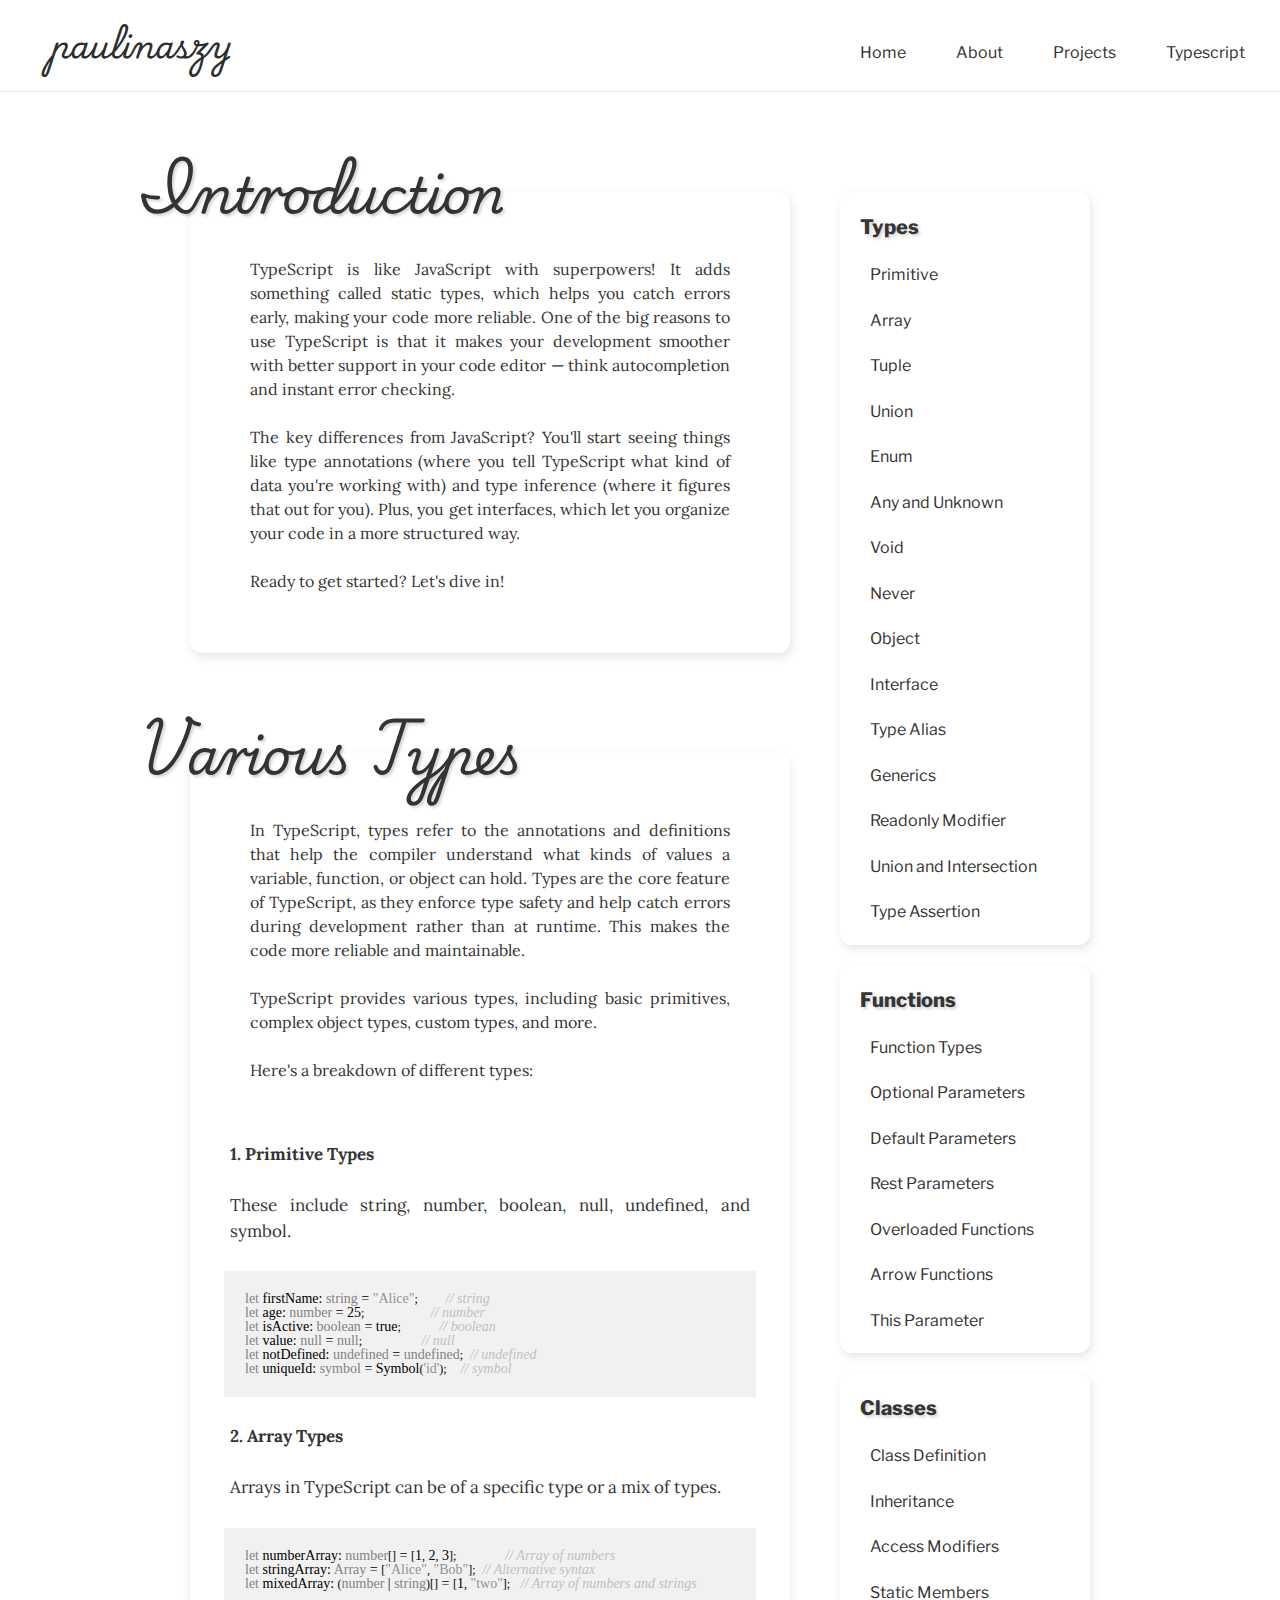
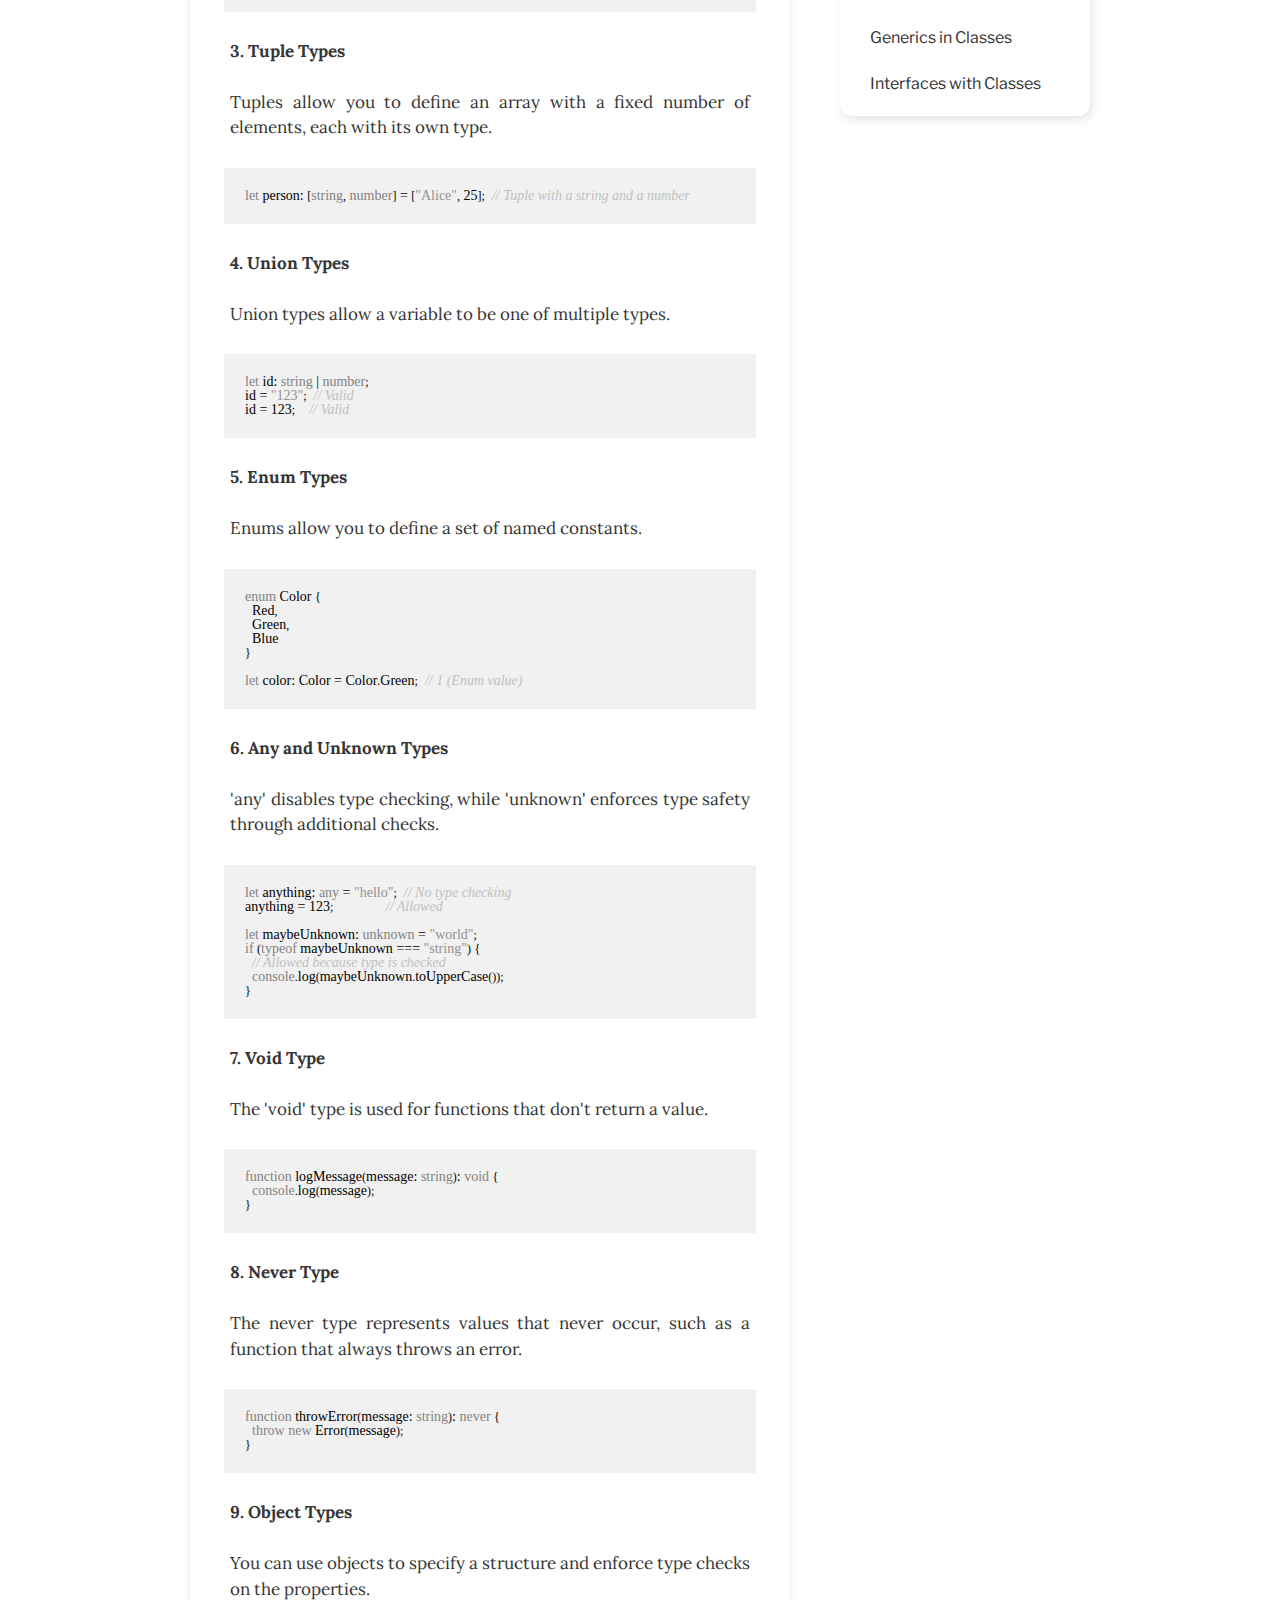
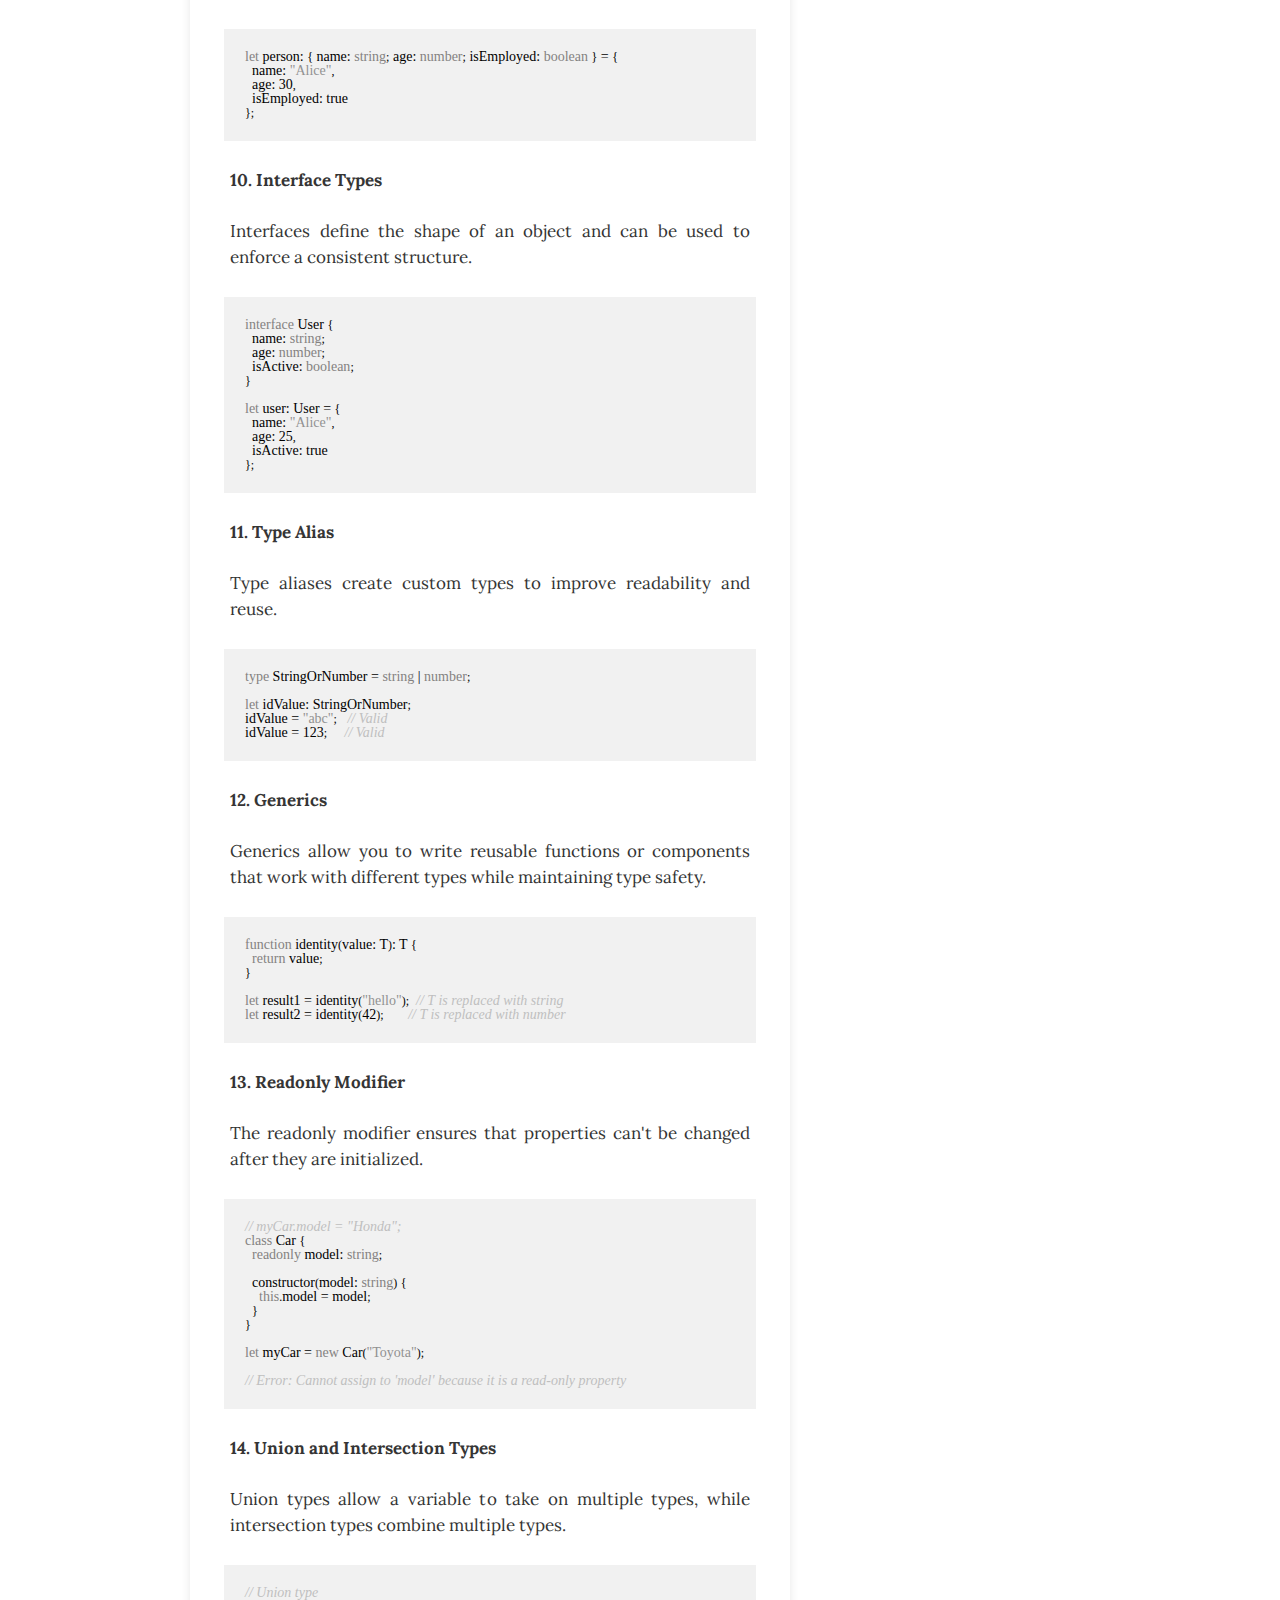
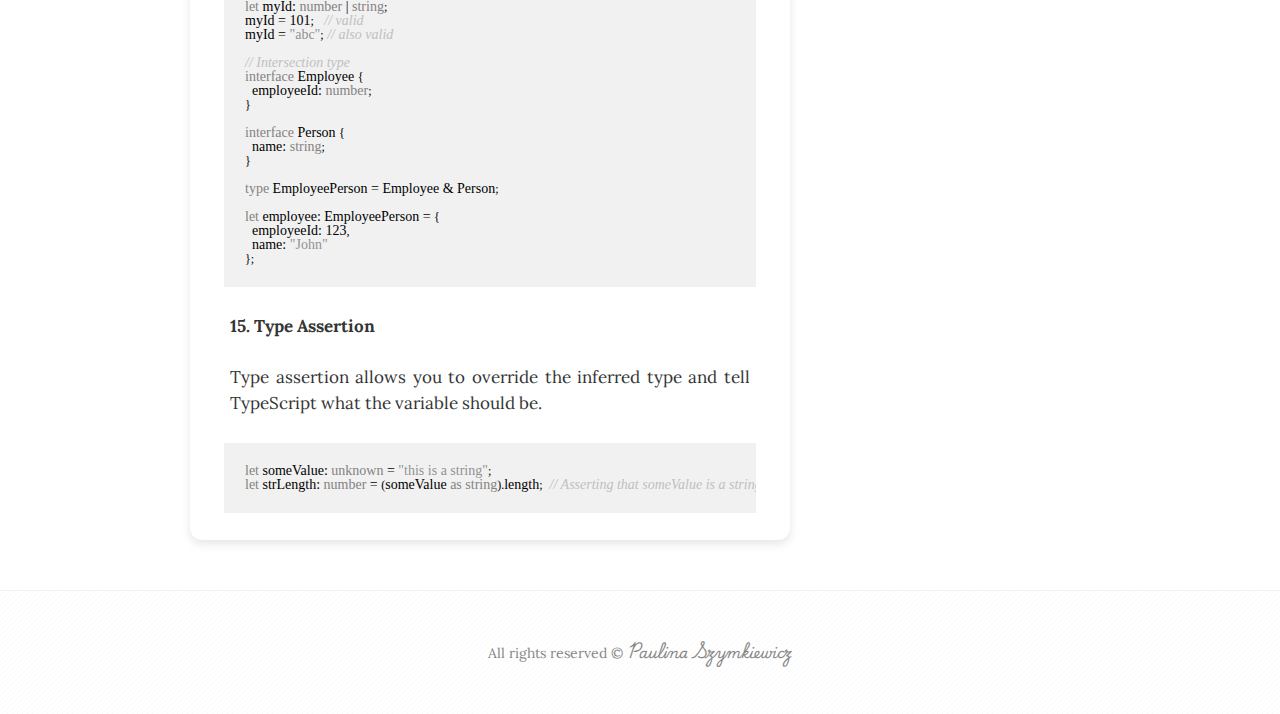
<file: index.html>
<!DOCTYPE html>
<html lang="en">
  <head>
    <meta charset="UTF-8" />
    <meta name="viewport" content="width=device-width, initial-scale=1.0" />
    <title>Typescript Tutorial for Beginners</title>
    <link rel="stylesheet" href="styles.css" />
    <link rel="stylesheet" href="prism.css" />
    <link rel="preconnect" href="https://fonts.googleapis.com" />
    <link rel="preconnect" href="https://fonts.gstatic.com" crossorigin />
    <link href="https://fonts.googleapis.com/css2?family=Libre+Franklin:ital,wght@0,100..900;1,100..900&family=Lora:ital,wght@0,400..700;1,400..700&family=Playwrite+CU:wght@100..400&display=swap" rel="stylesheet" />
  </head>

  <body>
    <div class="wrapper">
      <header>
        <h1 class="web-title"><a href="#">paulinaszy</a></h1>
        <nav class="nav-links">
          <ul>
            <li><a href="main.html">Home</a></li>
            <li><a href="about.html">About</a></li>
            <li><a href="projects.html">Projects</a></li>
            <li><a href="index.html">Typescript</a></li>
          </ul>
        </nav>
      </header>

      <div class="content-wrapper">
        <div class="main-column">
          <div class="top-content">
            <h1>Introduction</h1>
            <p>
              <span class="first-letter">T</span>ypeScript is like JavaScript with
              superpowers! It adds something called static types, which helps you
              catch errors early, making your code more reliable. One of the big
              reasons to use TypeScript is that it makes your development smoother
              with better support in your code editor — think autocompletion and
              instant error checking.<br><br>
              The key differences from JavaScript? You'll start seeing things like type annotations (where you tell TypeScript
              what kind of data you're working with) and type inference (where it
              figures that out for you). Plus, you get interfaces, which let you
              organize your code in a more structured way.<br /><br />
              Ready to get started? Let's dive in!
            </p>
          </div>

          <div class="main-content">
            <h2 class="content-title">Various Types</h2>
            <p>
              <span class="first-letter">I</span>n TypeScript, types refer to the annotations and definitions that help the compiler understand what kinds of values a variable, function, or object can hold. Types are the core feature of TypeScript, as they enforce type safety and help catch errors during development rather than at runtime. This makes the code more reliable and maintainable.<br><br>
              TypeScript provides various types, including basic primitives, complex object types, custom types, and more.<br><br>
              Here's a breakdown of different types:
            </p>

            <div class="featured">
              <span id="primitive-types" class="featured-text">1. Primitive Types</span><br /><br />
              These include string, number, boolean, null, undefined, and symbol.
            </div>

            <div class="code-block">
              <pre><code class="language-typescript">
                let firstName: string = "Alice";        // string
                let age: number = 25;                   // number
                let isActive: boolean = true;           // boolean
                let value: null = null;                 // null
                let notDefined: undefined = undefined;  // undefined
                let uniqueId: symbol = Symbol('id');    // symbol
              </code></pre>
            </div>

            <div class="featured">
              <span id="array-types" class="featured-text">2. Array Types</span><br /><br />
              Arrays in TypeScript can be of a specific type or a mix of types.
            </div>

            <div class="code-block">
              <pre><code class="language-typescript">
                let numberArray: number[] = [1, 2, 3];              // Array of numbers
                let stringArray: Array<string> = ["Alice", "Bob"];  // Alternative syntax
                let mixedArray: (number | string)[] = [1, "two"];   // Array of numbers and strings
              </code></pre>
            </div>

            <div class="featured">
              <span id="tuple-types" class="featured-text">3. Tuple Types</span><br /><br />
              Tuples allow you to define an array with a fixed number of elements, each with its own type.
            </div>

            <div class="code-block">
              <pre><code class="language-typescript">
                let person: [string, number] = ["Alice", 25];  // Tuple with a string and a number
              </code></pre>
            </div>

            <div class="featured">
              <span id="union-types" class="featured-text">4. Union Types</span><br /><br />
              Union types allow a variable to be one of multiple types.
            </div>

            <div class="code-block">
              <pre><code class="language-typescript">
                let id: string | number;
                id = "123";  // Valid
                id = 123;    // Valid
              </code></pre>
            </div>

            <div class="featured">
              <span id="enum-types" class="featured-text">5. Enum Types</span><br /><br />
              Enums allow you to define a set of named constants.
            </div>

            <div class="code-block">
              <pre><code class="language-typescript">
                enum Color {
                  Red,
                  Green,
                  Blue
                }

                let color: Color = Color.Green;  // 1 (Enum value)
              </code></pre>
            </div>

            <div class="featured">
              <span id="any-and-unknown-types" class="featured-text">6. Any and Unknown Types</span><br /><br />
              'any' disables type checking, while 'unknown' enforces type safety through additional checks.
            </div>

            <div class="code-block">
              <pre><code class="language-typescript">
                let anything: any = "hello";  // No type checking
                anything = 123;               // Allowed

                let maybeUnknown: unknown = "world";
                if (typeof maybeUnknown === "string") {
                  // Allowed because type is checked
                  console.log(maybeUnknown.toUpperCase());
                }
              </code></pre>
            </div>

            <div class="featured">
              <span id="void-type" class="featured-text">7. Void Type</span><br /><br />
              The 'void' type is used for functions that don't return a value.
            </div>

            <div class="code-block">
              <pre><code class="language-typescript">
                function logMessage(message: string): void {
                  console.log(message);
                }
              </code></pre>
            </div>

            <div class="featured">
              <span id="never-type" class="featured-text">8. Never Type</span><br /><br />
              The never type represents values that never occur, such as a function that always throws an error.
            </div>

            <div class="code-block">
              <pre><code class="language-typescript">
                function throwError(message: string): never {
                  throw new Error(message);
                }
              </code></pre>
            </div>

            <div class="featured">
              <span id="object-types" class="featured-text">9. Object Types</span><br /><br />
              You can use objects to specify a structure and enforce type checks on the properties.
            </div>

            <div class="code-block">
              <pre><code class="language-typescript">
                let person: { name: string; age: number; isEmployed: boolean } = {
                  name: "Alice",
                  age: 30,
                  isEmployed: true
                };
              </code></pre>
            </div>

            <div class="featured">
              <span id="interface-types" class="featured-text">10. Interface Types</span><br /><br />
              Interfaces define the shape of an object and can be used to enforce a consistent structure.
            </div>

            <div class="code-block">
              <pre><code class="language-typescript">
                interface User {
                  name: string;
                  age: number;
                  isActive: boolean;
                }

                let user: User = {
                  name: "Alice",
                  age: 25,
                  isActive: true
                };
              </code></pre>
            </div>

            <div class="featured">
              <span id="type-alias" class="featured-text">11. Type Alias</span><br /><br />
              Type aliases create custom types to improve readability and reuse.
            </div>

            <div class="code-block">
              <pre><code class="language-typescript">
                type StringOrNumber = string | number;

                let idValue: StringOrNumber;
                idValue = "abc";   // Valid
                idValue = 123;     // Valid
              </code></pre>
            </div>

            <div class="featured">
              <span id="generics" class="featured-text">12. Generics</span><br /><br />
              Generics allow you to write reusable functions or components that work with different types while maintaining type safety.
            </div>

            <div class="code-block">
              <pre><code class="language-typescript">
                function identity<T>(value: T): T {
                  return value;
                }

                let result1 = identity<string>("hello");  // T is replaced with string
                let result2 = identity<number>(42);       // T is replaced with number
              </code></pre>
            </div>

            <div class="featured">
              <span id="readonly-modifier" class="featured-text">13. Readonly Modifier</span><br /><br />
              The readonly modifier ensures that properties can't be changed after they are initialized.
            </div>

            <div class="code-block">
              <pre><code class="language-typescript">
                // myCar.model = "Honda"; 
                class Car {
                  readonly model: string;

                  constructor(model: string) {
                    this.model = model;
                  }
                }

                let myCar = new Car("Toyota");

                // Error: Cannot assign to 'model' because it is a read-only property
              </code></pre>
            </div>

            <div class="featured">
              <span id="union-and-intersection-types" class="featured-text">14. Union and Intersection Types</span><br /><br />
              Union types allow a variable to take on multiple types, while intersection types combine multiple types.
            </div>

            <div class="code-block">
              <pre><code class="language-typescript">
                // Union type
                let myId: number | string;
                myId = 101;   // valid
                myId = "abc"; // also valid

                // Intersection type
                interface Employee {
                  employeeId: number;
                }

                interface Person {
                  name: string;
                }

                type EmployeePerson = Employee & Person;

                let employee: EmployeePerson = {
                  employeeId: 123,
                  name: "John"
                };
              </code></pre>
            </div>

            <div class="featured">
              <span id="type-assertion" class="featured-text">15. Type Assertion</span><br /><br />
              Type assertion allows you to override the inferred type and tell TypeScript what the variable should be.
            </div>

            <div class="code-block">
              <pre><code class="language-typescript">
                let someValue: unknown = "this is a string";
                let strLength: number = (someValue as string).length;  // Asserting that someValue is a string
              </code></pre>
            </div>
          </div>
        </div>

        <div class="nav-column">
          <nav class="type-nav">
            <h2>Types</h2>
            <ul>
              <li><a href="#primitive-types">Primitive</a></li>
              <li><a href="#array-types">Array </a></li>
              <li><a href="#tuple-types">Tuple </a></li>
              <li><a href="#union-types">Union </a></li>
              <li><a href="#enum-types">Enum </a></li>
              <li><a href="#any-and-unknown-types">Any and Unknown</a></li>
              <li><a href="#void-type">Void </a></li>
              <li><a href="#never-type">Never </a></li>
              <li><a href="#object-types">Object</a></li>
              <li><a href="#interface-types">Interface</a></li>
              <li><a href="#type-alias">Type Alias</a></li>
              <li><a href="#generics">Generics</a></li>
              <li><a href="#readonly-modifier">Readonly Modifier</a></li>
              <li><a href="#union-and-intersection-types">Union and Intersection</a></li>
              <li><a href="#type-assertion">Type Assertion</a></li>
            </ul>
          </nav>

          <nav class="function-nav">
            <h2>Functions</h2>
            <ul>
              <li><a href="#function-types">Function Types</a></li>
              <li><a href="#optional-parameters">Optional Parameters</a></li>
              <li><a href="#default-parameters">Default Parameters</a></li>
              <li><a href="#rest-parameters">Rest Parameters</a></li>
              <li><a href="#overloaded-functions">Overloaded Functions</a></li>
              <li><a href="#arrow-functions">Arrow Functions</a></li>
              <li><a href="#this-parameter">This Parameter</a></li>
            </ul>
          </nav>

          <nav class="class-nav">
            <h2>Classes</h2>
            <ul>
              <li><a href="#class-definition">Class Definition</a></li>
              <li><a href="#inheritance">Inheritance</a></li>
              <li><a href="#access-modifiers">Access Modifiers</a></li>
              <li><a href="#static-members">Static Members</a></li>
              <li><a href="#generics-in-classes">Generics in Classes</a></li>
              <li><a href="#interfaces-with-classes">Interfaces with Classes</a></li>
            </ul>
          </nav>
        </div>
      </div>

      <footer class="bottom">
        <p>All rights reserved &copy; <span>Paulina Szymkiewicz</span></p>
      </footer>
    </div>
    
    <button id="backToTopBtn" aria-label="Back to top">↑</button>

    <script>
      const backToTopBtn = document.getElementById('backToTopBtn');
    
      window.addEventListener('scroll', () => {
        backToTopBtn.classList.toggle('show', window.pageYOffset > 300);
      });
    
      backToTopBtn.addEventListener('click', (e) => {
        e.preventDefault();
        window.scrollTo({top: 0, behavior: 'smooth'});
      });
    </script>

    <script src="prism.js"></script>
  </body>
</html>
</file>
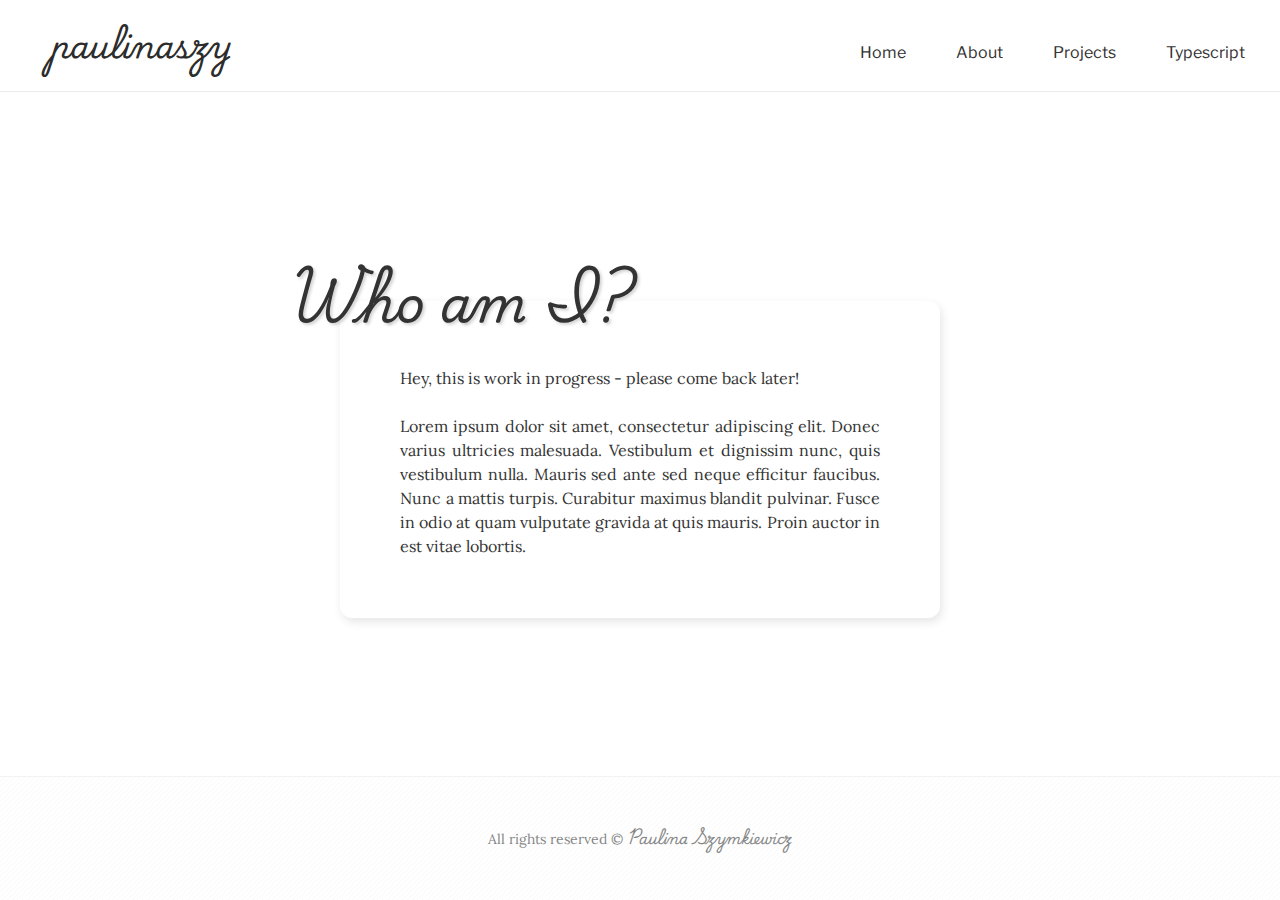
<file: about.html>
<!DOCTYPE html>
<html lang="en">
  <head>
    <meta charset="UTF-8" />
    <meta name="viewport" content="width=device-width, initial-scale=1.0" />
    <title>About</title>
    <link rel="stylesheet" href="styles.css" />
    <link rel="preconnect" href="https://fonts.googleapis.com" />
    <link rel="preconnect" href="https://fonts.gstatic.com" crossorigin />
    <link
      href="https://fonts.googleapis.com/css2?family=Libre+Franklin:ital,wght@0,100..900;1,100..900&family=Lora:ital,wght@0,400..700;1,400..700&display=swap"
      rel="stylesheet"
    />
    <link
      href="https://fonts.googleapis.com/css2?family=Playwrite+CU:wght@100..400&display=swap"
      rel="stylesheet"
    />
  </head>

  <body>
    <div class="wrapper">
      <header>
        <h1 class="web-title">
          <a href="#">paulinaszy</a>
        </h1>

        <nav class="nav-links">
          <ul>
            <li><a href="index.html">Home</a></li>
            <li><a href="about.html">About</a></li>
            <li><a href="projects.html">Projects</a></li>
            <li><a href="typescript.html">Typescript</a></li>
          </ul>
        </nav>
      </header>

      <main class="middle" style="width: 600px">
        <section class="top-content">
          <h1>Who am I?</h1>
          <p>
            Hey, this is work in progress - please come back later! <br /><br />
            Lorem ipsum dolor sit amet, consectetur adipiscing elit. Donec
            varius ultricies malesuada. Vestibulum et dignissim nunc, quis
            vestibulum nulla. Mauris sed ante sed neque efficitur faucibus. Nunc
            a mattis turpis. Curabitur maximus blandit pulvinar. Fusce in odio
            at quam vulputate gravida at quis mauris. Proin auctor in est vitae
            lobortis.
          </p>
        </section>
      </main>

      <footer class="bottom">
        <p>All rights reserved &copy; <span>Paulina Szymkiewicz</span></p>
      </footer>
    </div>
  </body>
</html>
</file>
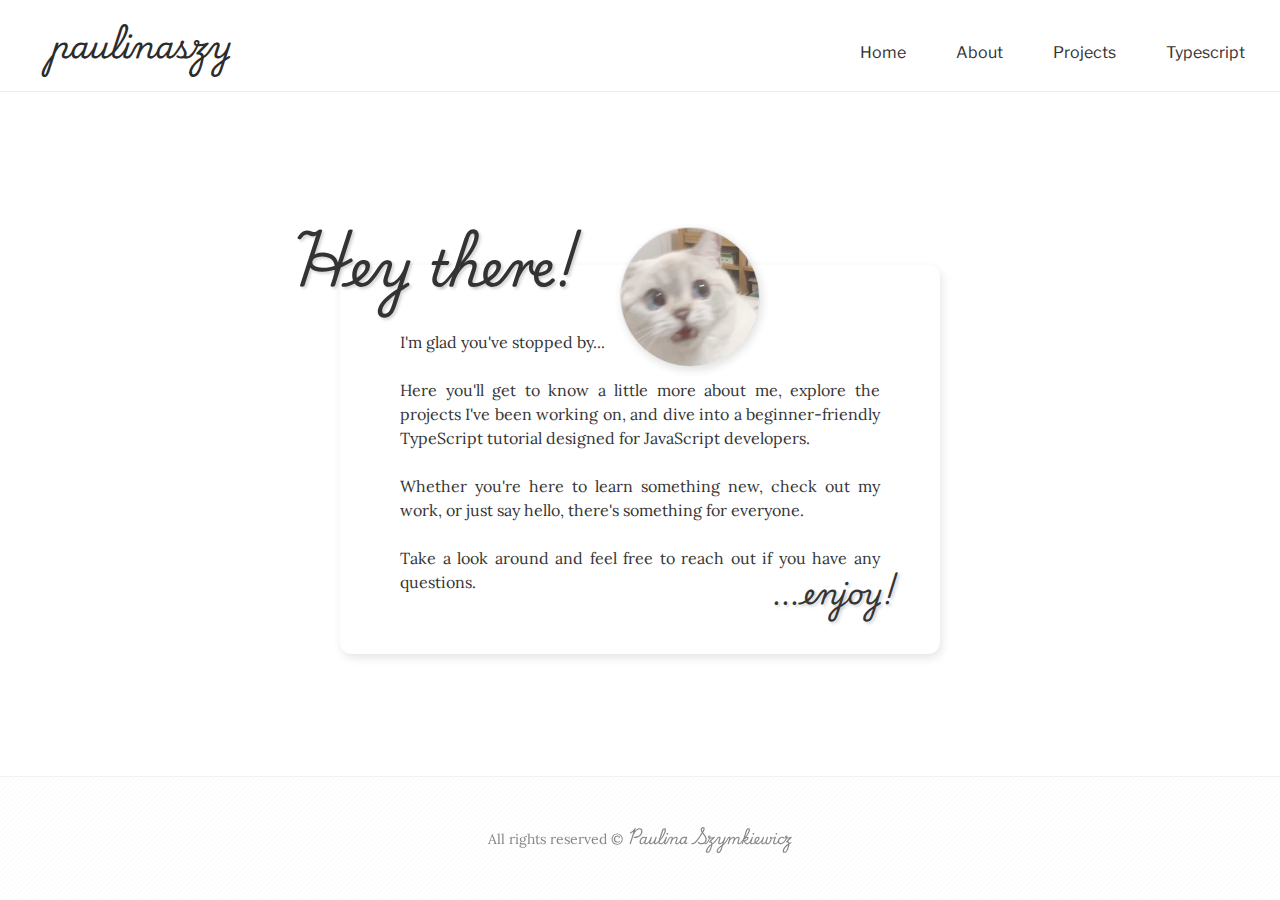
<file: main.html>
<!DOCTYPE html>
<html lang="en">
  <head>
    <meta charset="UTF-8" />
    <meta name="viewport" content="width=device-width, initial-scale=1.0" />
    <title>Welcome</title>
    <link rel="stylesheet" href="styles.css" />
    <link rel="preconnect" href="https://fonts.googleapis.com" />
    <link rel="preconnect" href="https://fonts.gstatic.com" crossorigin />
    <link
      href="https://fonts.googleapis.com/css2?family=Libre+Franklin:ital,wght@0,100..900;1,100..900&family=Lora:ital,wght@0,400..700;1,400..700&display=swap"
      rel="stylesheet"
    />
    <link
      href="https://fonts.googleapis.com/css2?family=Playwrite+CU:wght@100..400&display=swap"
      rel="stylesheet"
    />
  </head>

  <body>
    <div class="wrapper">
      <header>
        <h1 class="web-title">
          <a href="#">paulinaszy</a>
        </h1>

        <nav class="nav-links">
          <ul>
            <li><a href="index.html">Home</a></li>
            <li><a href="about.html">About</a></li>
            <li><a href="projects.html">Projects</a></li>
            <li><a href="typescript.html">Typescript</a></li>
          </ul>
        </nav>
      </header>

      <main class="middle">
        <section class="top-content">
          <h1>Hey there!</h1>
          <img src="img\avatar.png" alt="Surprised Cat" class="avatar" />
          <p>
            I'm glad you've stopped by...<br /><br />
            Here you'll get to know a little more about me, explore the projects
            I've been working on, and dive into a beginner-friendly TypeScript
            tutorial designed for JavaScript developers.<br /><br />
            Whether you're here to learn something new, check out my work, or
            just say hello, there's something for everyone.<br /><br />
            Take a look around and feel free to reach out if you have any
            questions.
            <span class="enjoy">...enjoy!</span>
          </p>
        </section>
      </main>

      <footer class="bottom">
        <p>All rights reserved &copy; <span>Paulina Szymkiewicz</span></p>
      </footer>
    </div>
  </body>
</html>
</file>
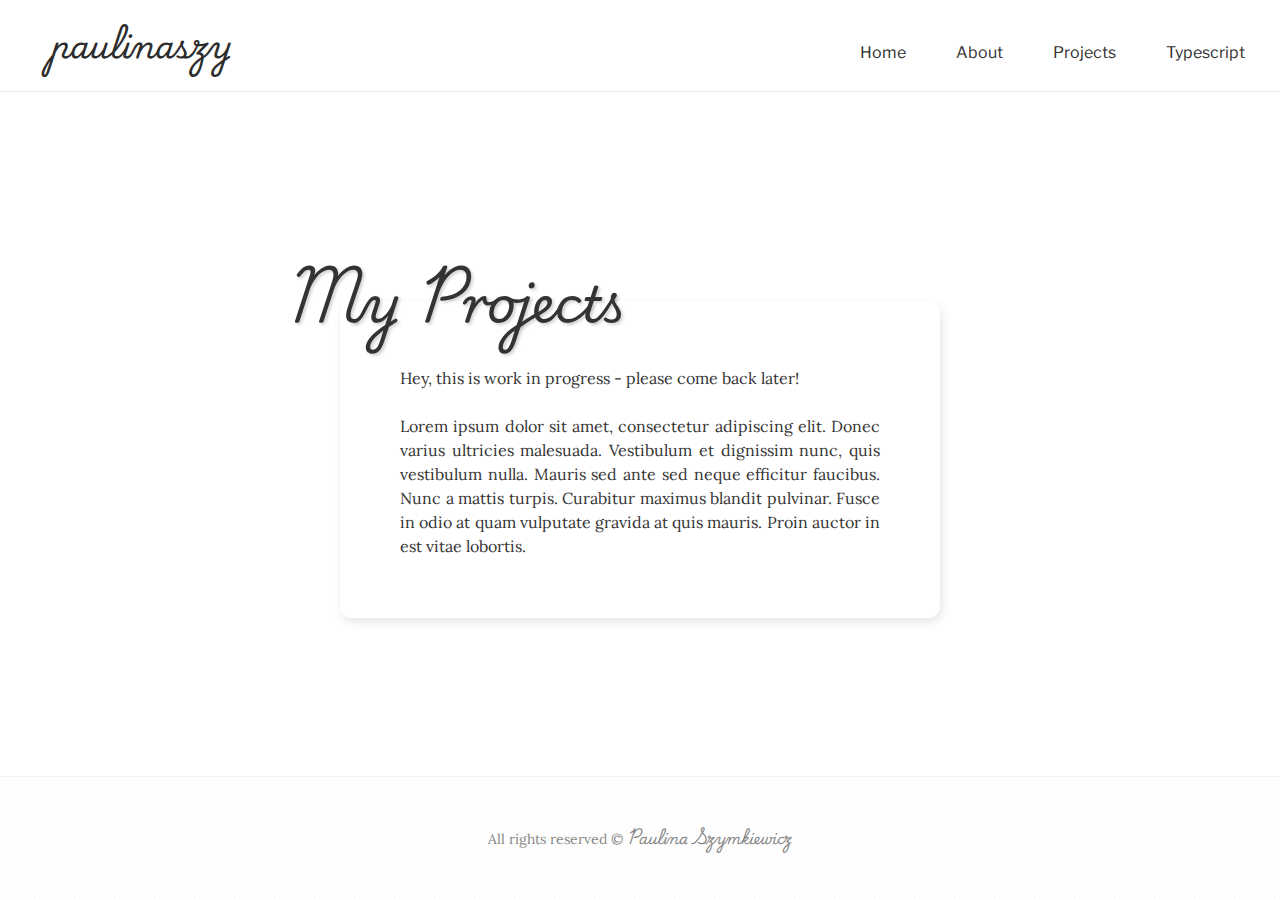
<file: projects.html>
<!DOCTYPE html>
<html lang="en">
  <head>
    <meta charset="UTF-8" />
    <meta name="viewport" content="width=device-width, initial-scale=1.0" />
    <title>Projects</title>
    <link rel="stylesheet" href="styles.css" />
    <link rel="preconnect" href="https://fonts.googleapis.com" />
    <link rel="preconnect" href="https://fonts.gstatic.com" crossorigin />
    <link
      href="https://fonts.googleapis.com/css2?family=Libre+Franklin:ital,wght@0,100..900;1,100..900&family=Lora:ital,wght@0,400..700;1,400..700&display=swap"
      rel="stylesheet"
    />
    <link
      href="https://fonts.googleapis.com/css2?family=Playwrite+CU:wght@100..400&display=swap"
      rel="stylesheet"
    />
  </head>

  <body>
    <div class="wrapper">
      <header>
        <h1 class="web-title">
          <a href="#">paulinaszy</a>
        </h1>

        <nav class="nav-links">
          <ul>
            <li><a href="index.html">Home</a></li>
            <li><a href="about.html">About</a></li>
            <li><a href="projects.html">Projects</a></li>
            <li><a href="typescript.html">Typescript</a></li>
          </ul>
        </nav>
      </header>

      <main class="middle" style="width: 600px">
        <section class="top-content">
          <h1>My Projects</h1>
          <p>
            Hey, this is work in progress - please come back later! <br /><br />
            Lorem ipsum dolor sit amet, consectetur adipiscing elit. Donec
            varius ultricies malesuada. Vestibulum et dignissim nunc, quis
            vestibulum nulla. Mauris sed ante sed neque efficitur faucibus. Nunc
            a mattis turpis. Curabitur maximus blandit pulvinar. Fusce in odio
            at quam vulputate gravida at quis mauris. Proin auctor in est vitae
            lobortis.
          </p>
        </section>
      </main>

      <footer class="bottom">
        <p>All rights reserved &copy; <span>Paulina Szymkiewicz</span></p>
      </footer>
    </div>
  </body>
</html>
</file>
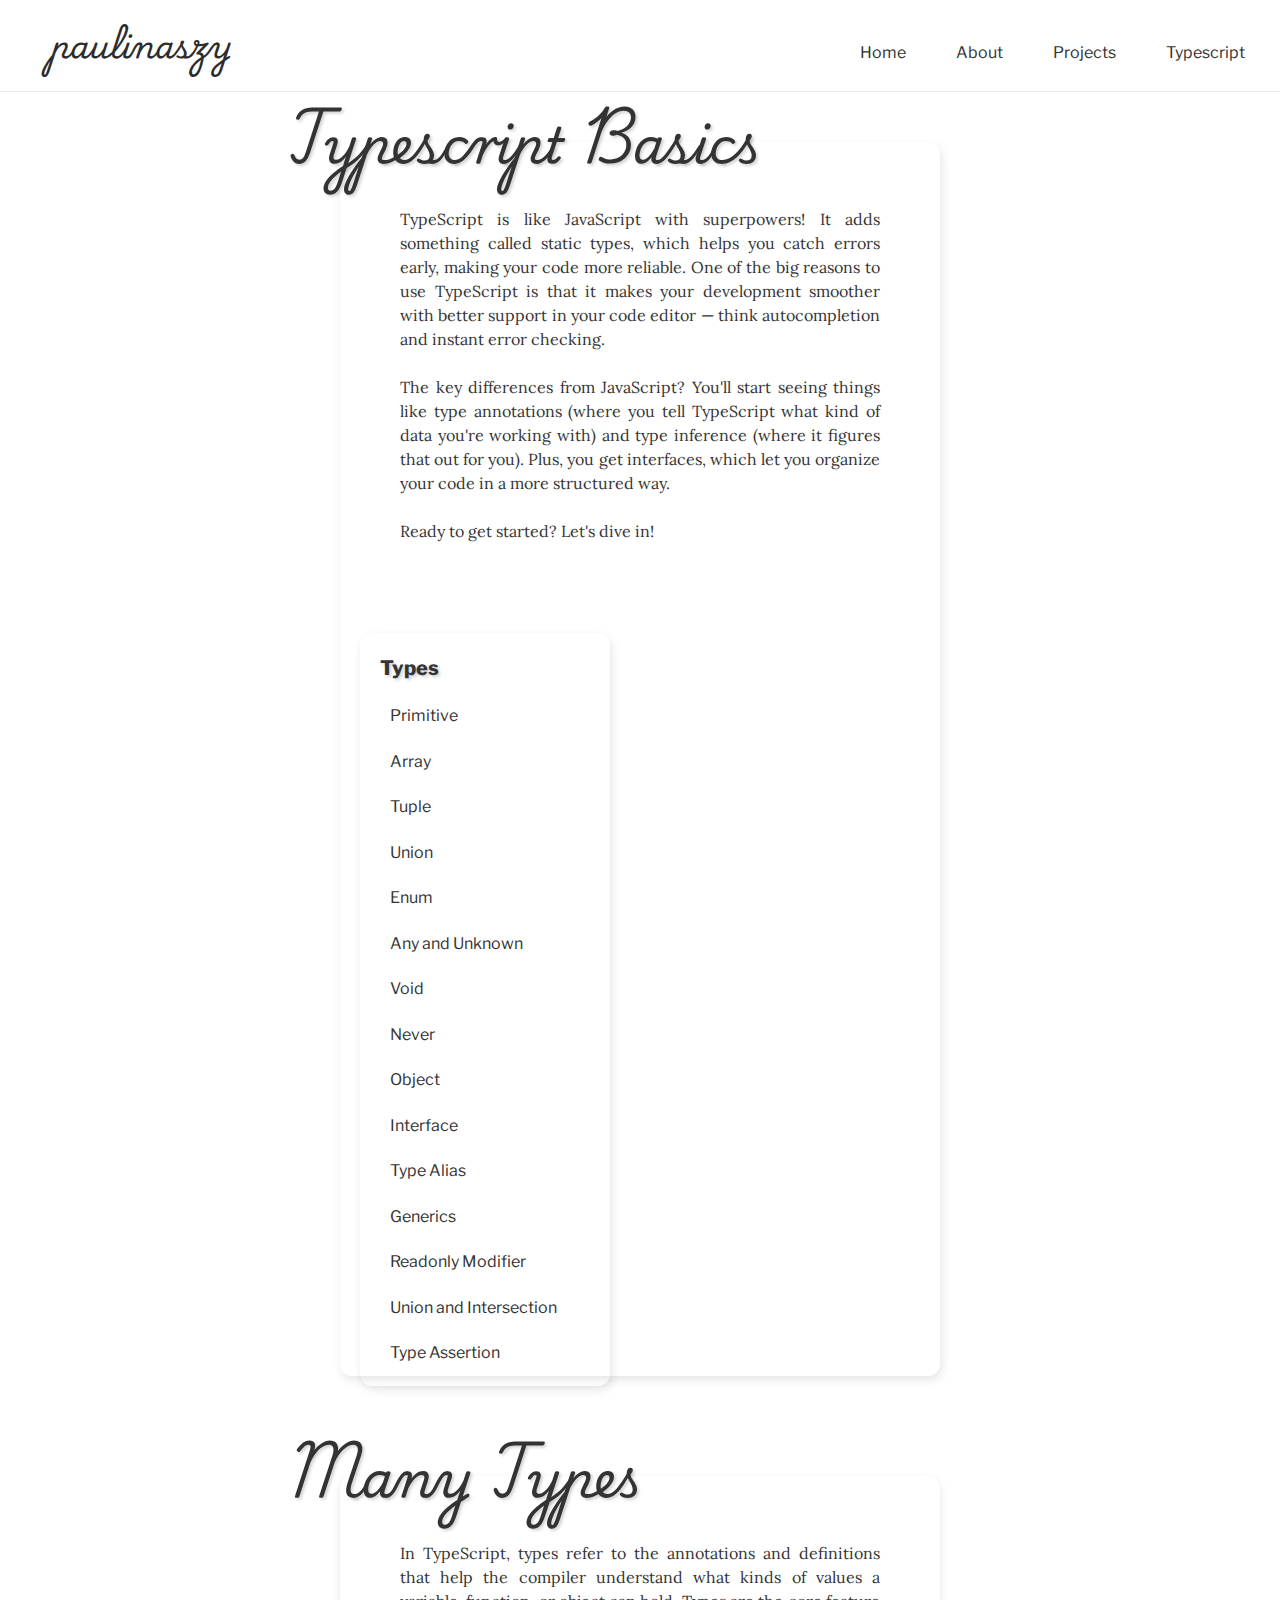
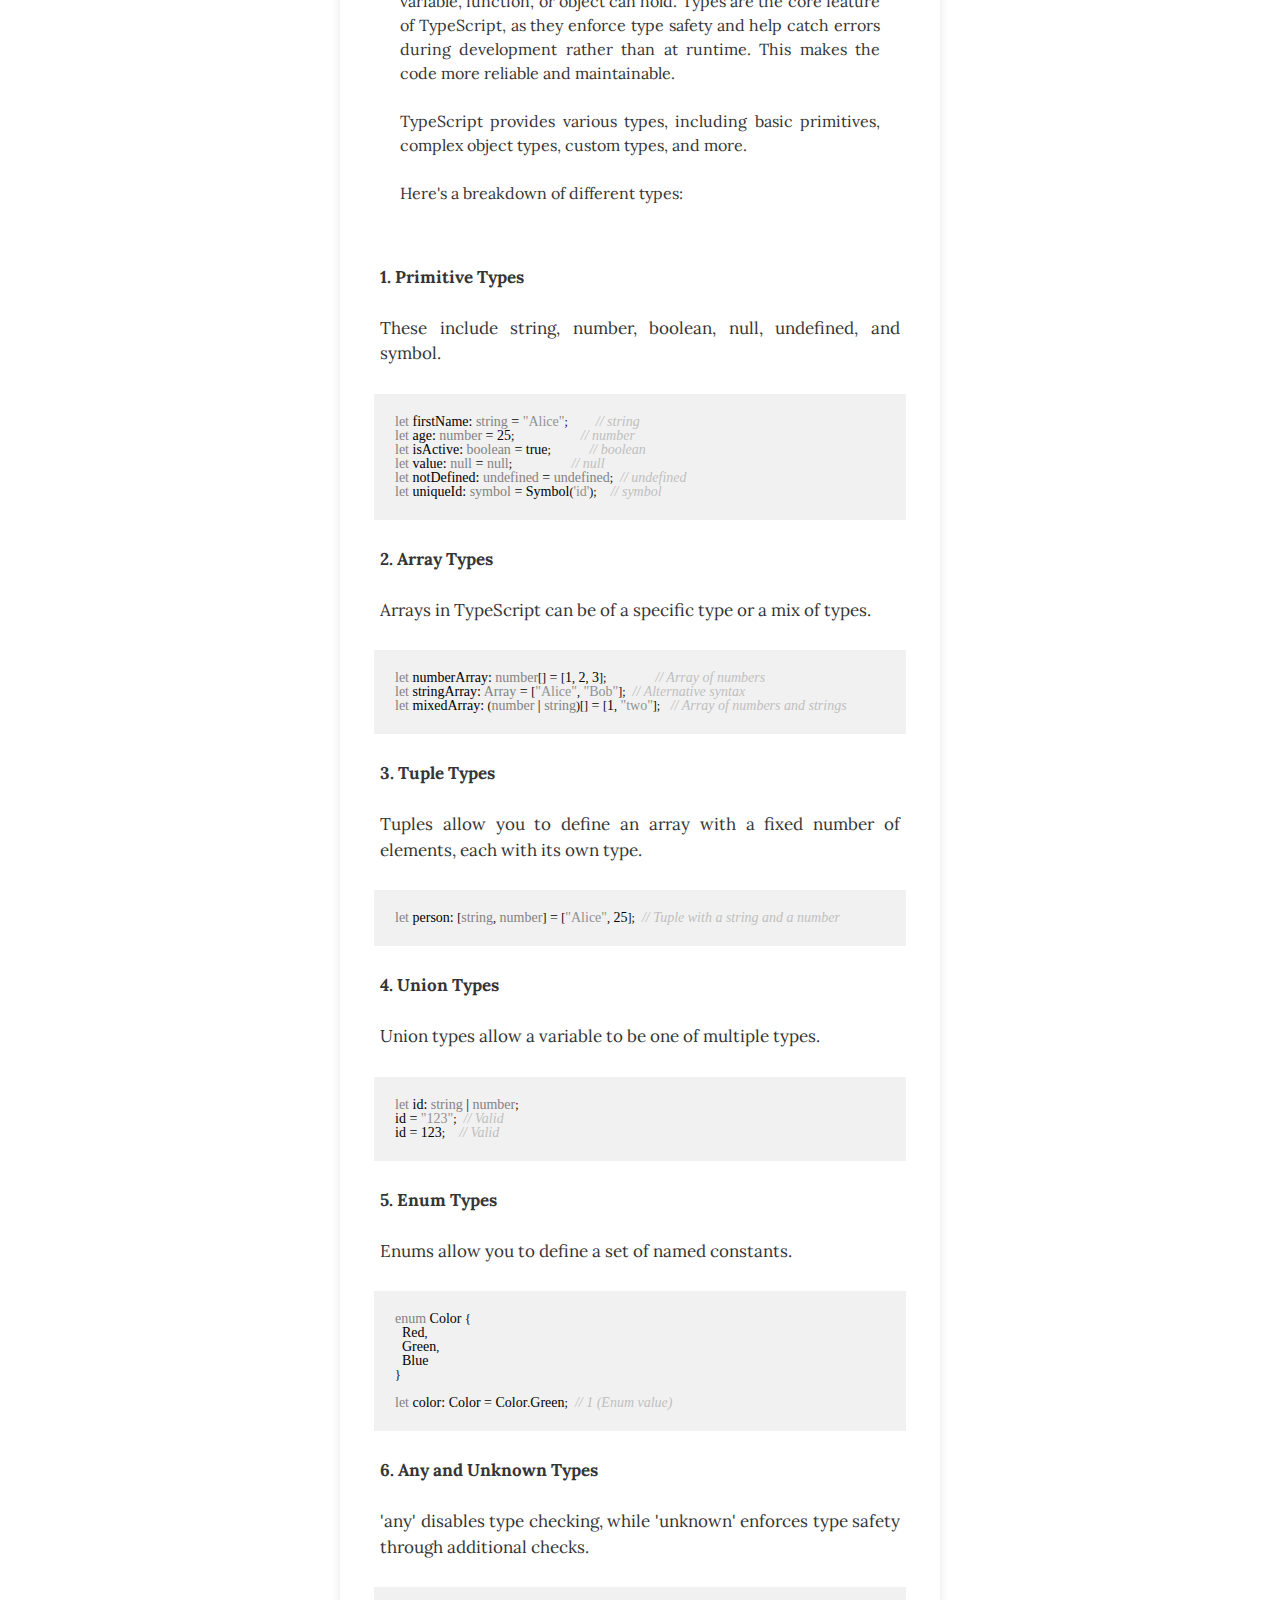
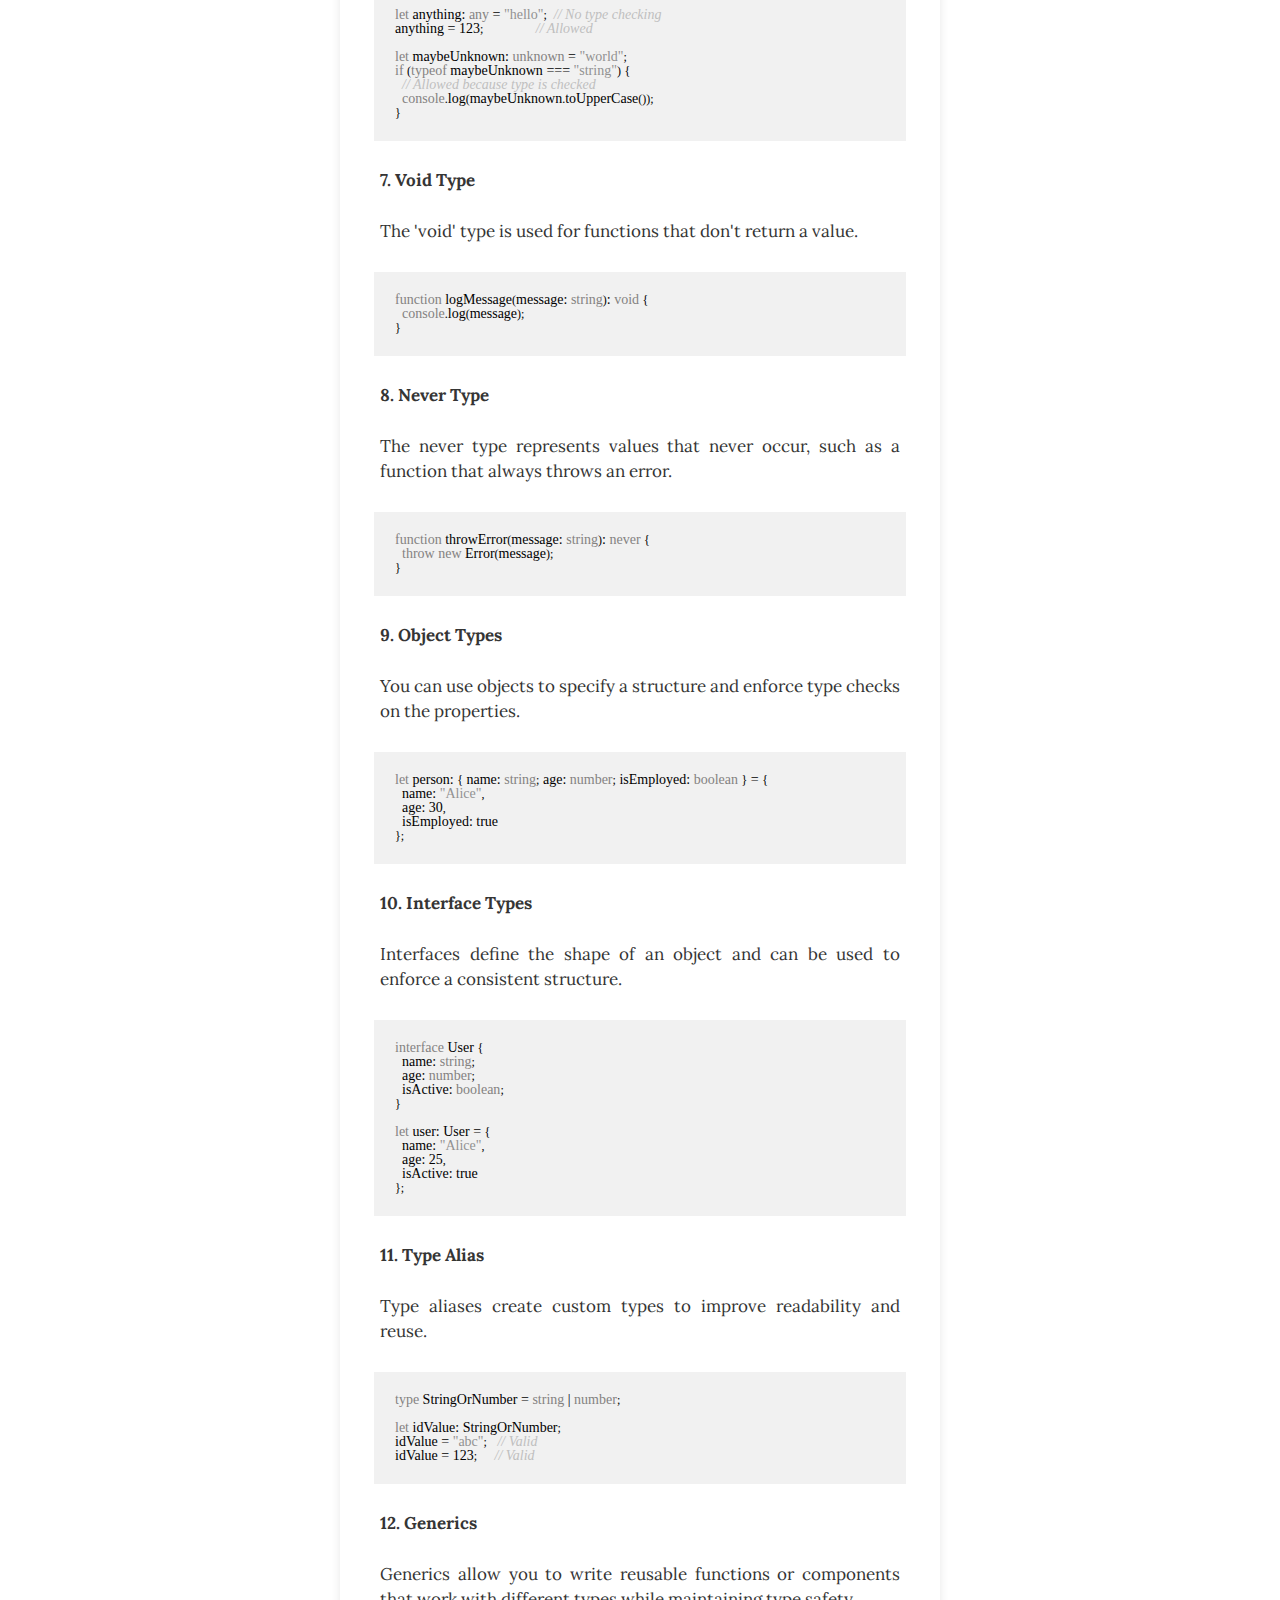
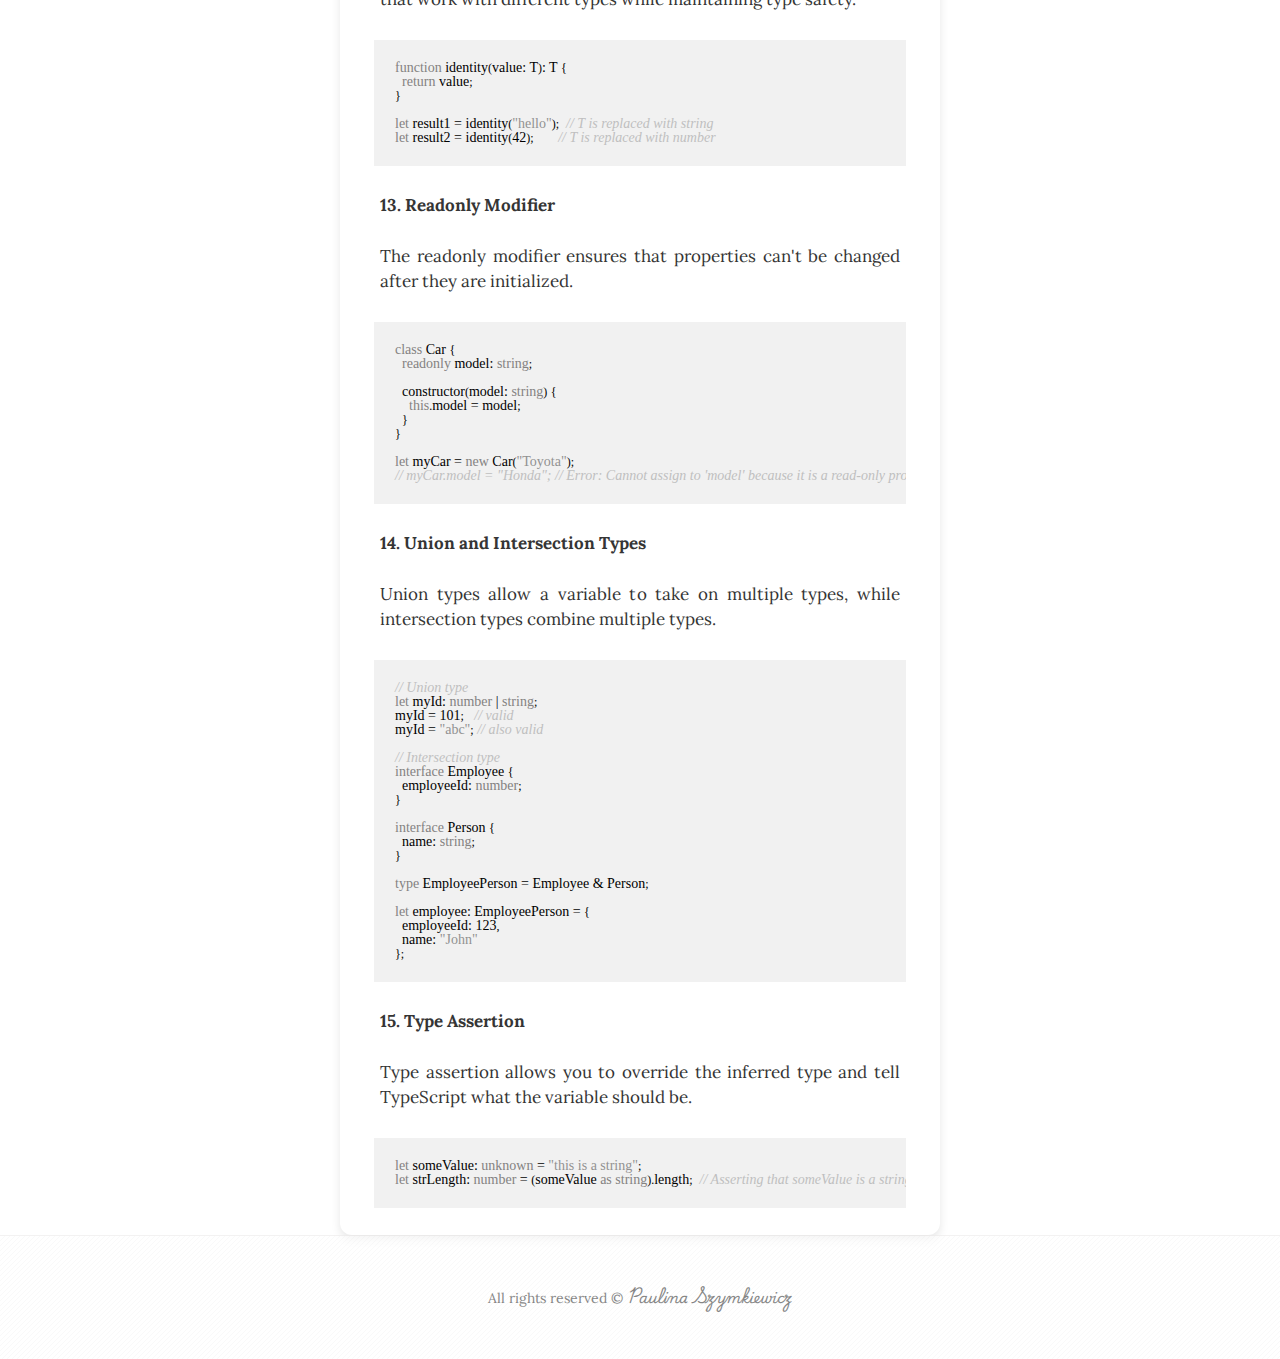
<file: typescript.html>
<!DOCTYPE html>
<html lang="en">
  <head>
    <meta charset="UTF-8" />
    <meta name="viewport" content="width=device-width, initial-scale=1.0" />
    <title>Typescript Tutorial for Beginners</title>
    <link rel="stylesheet" href="styles.css" />
    <link rel="stylesheet" href="prism.css" />
    <link rel="preconnect" href="https://fonts.googleapis.com" />
    <link rel="preconnect" href="https://fonts.gstatic.com" crossorigin />
    <link
      href="https://fonts.googleapis.com/css2?family=Libre+Franklin:ital,wght@0,100..900;1,100..900&family=Lora:ital,wght@0,400..700;1,400..700&display=swap"
      rel="stylesheet"
    />
    <link
      href="https://fonts.googleapis.com/css2?family=Playwrite+CU:wght@100..400&display=swap"
      rel="stylesheet"
    />

  </head>

  <body>
    <div class="wrapper">
      <header>
        <h1 class="web-title">
          <a href="#">paulinaszy</a>
        </h1>

        <nav class="nav-links">
          <ul>
            <li><a href="index.html">Home</a></li>
            <li><a href="about.html">About</a></li>
            <li><a href="projects.html">Projects</a></li>
            <li><a href="typescript.html">Typescript</a></li>
          </ul>
        </nav>

      </header>

      <main class="middle">
        <section class="top-content">
          <h1>Typescript Basics</h1>
          <p>
            <span class="first-letter">T</span>ypeScript is like JavaScript with
            superpowers! It adds something called static types, which helps you
            catch errors early, making your code more reliable. One of the big
            reasons to use TypeScript is that it makes your development smoother
            with better support in your code editor — think autocompletion and
            instant error checking.<br><br>
            The key differences from JavaScript? You'll start seeing things like type annotations (where you tell TypeScript
            what kind of data you're working with) and type inference (where it
            figures that out for you). Plus, you get interfaces, which let you
            organize your code in a more structured way.<br /><br />
            Ready to get started? Let's dive in!
          </p>

            <!-- This is the navigation to each type -->
            <nav class="type-nav">
              <h2>Types</h2>
              <ul>
                <li><a href="#primitive-types">Primitive</a></li>
                <li><a href="#array-types">Array </a></li>
                <li><a href="#tuple-types">Tuple </a></li>
                <li><a href="#union-types">Union </a></li>
                <li><a href="#enum-types">Enum </a></li>
                <li><a href="#any-and-unknown-types">Any and Unknown</a></li>
                <li><a href="#void-type">Void </a></li>
                <li><a href="#never-type">Never </a></li>
                <li><a href="#object-types">Object</a></li>
                <li><a href="#interface-types">Interface</a></li>
                <li><a href="#type-alias">Type Alias</a></li>
                <li><a href="#generics">Generics</a></li>
                <li><a href="#readonly-modifier">Readonly Modifier</a></li>
                <li><a href="#union-and-intersection-types">Union and Intersection</a></li>
                <li><a href="#type-assertion">Type Assertion</a></li>
              </ul>
            </nav>


        </section>

        <section class="main-content">
          <h2 class="content-title">Many Types</h2>
          <p>
            <span class="first-letter">I</span>n TypeScript, types refer to the annotations and definitions that help the compiler understand what kinds of values a variable, function, or object can hold. Types are the core feature of TypeScript, as they enforce type safety and help catch errors during development rather than at runtime. This makes the code more reliable and maintainable.<br><br>
            TypeScript provides various types, including basic primitives, complex object types, custom types, and more.<br><br>
            Here's a breakdown of different types:
          </p>

          <div class="featured">
            <span id="primitive-types" class="featured-text">1. Primitive Types</span><br /><br />
            These include string, number, boolean, null, undefined, and symbol.
          </div>

          <!-- Code Block -->
          <div class="code-block">
            <pre>
                <code class="language-typescript">
                    let firstName: string = "Alice";        // string
                    let age: number = 25;                   // number
                    let isActive: boolean = true;           // boolean
                    let value: null = null;                 // null
                    let notDefined: undefined = undefined;  // undefined
                    let uniqueId: symbol = Symbol('id');    // symbol
                </code>
            </pre>
          </div>
          <!-- Code Block -->

          <div class="featured">
            <span id="array-types" class="featured-text">2. Array Types</span><br /><br />
            Arrays in TypeScript can be of a specific type or a mix of types.
          </div>

          <!-- Code Block -->
          <div class="code-block">
            <pre>
                <code class="language-typescript">
                    let numberArray: number[] = [1, 2, 3];              // Array of numbers
                    let stringArray: Array<string> = ["Alice", "Bob"];  // Alternative syntax
                    let mixedArray: (number | string)[] = [1, "two"];   // Array of numbers and strings
                </code>
            </pre>
          </div>
          <!-- Code Block -->

          <div class="featured">
            <span id="tuple-types" class="featured-text">3. Tuple Types</span><br /><br />
            Tuples allow you to define an array with a fixed number of elements, each with its own type.
          </div>

          <!-- Code Block -->
          <div class="code-block">
            <pre>
                <code class="language-typescript">
                    let person: [string, number] = ["Alice", 25];  // Tuple with a string and a number
                </code>
            </pre>
          </div>
          <!-- Code Block -->

          <div class="featured">
            <span id="union-types" class="featured-text">4. Union Types</span><br /><br />
            Union types allow a variable to be one of multiple types.
          </div>

          <!-- Code Block -->
          <div class="code-block">
            <pre>
                <code class="language-typescript">
                    let id: string | number;
                    id = "123";  // Valid
                    id = 123;    // Valid
                </code>
            </pre>
          </div>
          <!-- Code Block -->

          <div class="featured">
            <span id="enum-types" class="featured-text">5. Enum Types</span><br /><br />
            Enums allow you to define a set of named constants.
          </div>

          <!-- Code Block -->
          <div class="code-block">
            <pre>
                <code class="language-typescript">
                    enum Color {
                      Red,
                      Green,
                      Blue
                    }

                    let color: Color = Color.Green;  // 1 (Enum value)
                </code>
            </pre>
          </div>
          <!-- Code Block -->

          <div class="featured">
            <span id="any-and-unknown-types" class="featured-text">6. Any and Unknown Types</span><br /><br />
            'any' disables type checking, while 'unknown' enforces type safety through additional checks.
          </div>

          <!-- Code Block -->
          <div class="code-block">
            <pre>
                <code class="language-typescript">
                    let anything: any = "hello";  // No type checking
                    anything = 123;               // Allowed

                    let maybeUnknown: unknown = "world";
                    if (typeof maybeUnknown === "string") {
                      // Allowed because type is checked
                      console.log(maybeUnknown.toUpperCase());
                    }
                </code>
            </pre>
          </div>
          <!-- Code Block -->

          <div class="featured">
            <span id="void-type" class="featured-text">7. Void Type</span><br /><br />
            The 'void' type is used for functions that don't return a value.
          </div>

          <!-- Code Block -->
          <div class="code-block">
            <pre>
                <code class="language-typescript">
                    function logMessage(message: string): void {
                      console.log(message);
                    }
                </code>
            </pre>
          </div>
          <!-- Code Block -->

          <div class="featured">
            <span id="never-type" class="featured-text">8. Never Type</span><br /><br />
            The never type represents values that never occur, such as a function that always throws an error.
          </div>

          <!-- Code Block -->
          <div class="code-block">
            <pre>
                <code class="language-typescript">
                    function throwError(message: string): never {
                      throw new Error(message);
                    }
                </code>
            </pre>
          </div>
          <!-- Code Block -->

          <div class="featured">
            <span id="object-types" class="featured-text">9. Object Types</span><br /><br />
            You can use objects to specify a structure and enforce type checks on the properties.
          </div>

          <!-- Code Block -->
          <div class="code-block">
            <pre>
                <code class="language-typescript">
                    let person: { name: string; age: number; isEmployed: boolean } = {
                      name: "Alice",
                      age: 30,
                      isEmployed: true
                    };
                </code>
            </pre>
          </div>
          <!-- Code Block -->

          <div class="featured">
            <span id="interface-types" class="featured-text">10. Interface Types</span><br /><br />
            Interfaces define the shape of an object and can be used to enforce a consistent structure.
          </div>

          <!-- Code Block -->
          <div class="code-block">
            <pre>
                <code class="language-typescript">
                    interface User {
                      name: string;
                      age: number;
                      isActive: boolean;
                    }

                    let user: User = {
                      name: "Alice",
                      age: 25,
                      isActive: true
                    };
                </code>
            </pre>
          </div>
          <!-- Code Block -->

          <div class="featured">
            <span id="type-alias" class="featured-text">11. Type Alias</span><br /><br />
            Type aliases create custom types to improve readability and reuse.
          </div>

          <!-- Code Block -->
          <div class="code-block">
            <pre>
                <code class="language-typescript">
                    type StringOrNumber = string | number;

                    let idValue: StringOrNumber;
                    idValue = "abc";   // Valid
                    idValue = 123;     // Valid
                </code>
            </pre>
          </div>
          <!-- Code Block -->

          <div class="featured">
            <span id="generics" class="featured-text">12. Generics</span><br /><br />
            Generics allow you to write reusable functions or components that work with different types while maintaining type safety.
          </div>

          <!-- Code Block -->
          <div class="code-block">
            <pre>
                <code class="language-typescript">
                    function identity<T>(value: T): T {
                      return value;
                    }

                    let result1 = identity<string>("hello");  // T is replaced with string
                    let result2 = identity<number>(42);       // T is replaced with number
                </code>
            </pre>
          </div>
          <!-- Code Block -->

          <div class="featured">
            <span id="readonly-modifier" class="featured-text">13. Readonly Modifier</span><br /><br />
            The readonly modifier ensures that properties can't be changed after they are initialized.
          </div>

          <!-- Code Block -->
          <div class="code-block">
            <pre>
                <code class="language-typescript">
                    class Car {
                      readonly model: string;

                      constructor(model: string) {
                        this.model = model;
                      }
                    }

                    let myCar = new Car("Toyota");
                    // myCar.model = "Honda"; // Error: Cannot assign to 'model' because it is a read-only property
                </code>
            </pre>
          </div>
          <!-- Code Block -->

          <div class="featured">
            <span id="union-and-intersection-types" class="featured-text">14. Union and Intersection Types</span><br /><br />
            Union types allow a variable to take on multiple types, while intersection types combine multiple types.
          </div>

          <!-- Code Block -->
          <div class="code-block">
            <pre>
                <code class="language-typescript">
                    // Union type
                    let myId: number | string;
                    myId = 101;   // valid
                    myId = "abc"; // also valid

                    // Intersection type
                    interface Employee {
                      employeeId: number;
                    }

                    interface Person {
                      name: string;
                    }

                    type EmployeePerson = Employee & Person;

                    let employee: EmployeePerson = {
                      employeeId: 123,
                      name: "John"
                    };
                </code>
            </pre>
          </div>
          <!-- Code Block -->

          <div class="featured">
            <span id="type-assertion" class="featured-text">15. Type Assertion</span><br /><br />
            Type assertion allows you to override the inferred type and tell TypeScript what the variable should be.
          </div>

          <!-- Code Block -->
          <div class="code-block">
            <pre>
                <code class="language-typescript">
                    let someValue: unknown = "this is a string";
                    let strLength: number = (someValue as string).length;  // Asserting that someValue is a string
                </code>
            </pre>
          </div>
          <!-- Code Block -->

        </section>

      </main>

      <footer class="bottom">
        <p>All rights reserved &copy; <span>Paulina Szymkiewicz</span></p>
      </footer>
    </div>
  </body>
  <script src="prism.js"></script>
</html>
</file>
<file: prism.css>
/* PrismJS 1.29.0
https://prismjs.com/download.html#themes=prism-tomorrow&languages=markup+css+clike+javascript+jsx+typescript */

code[class*=language-],
pre[class*=language-] {
    color: #000000;
    background: 0 0;
    font-family: 'Consolas';
    font-size: 14px;
    text-align: left;
    white-space: pre;
    word-spacing: normal;
    word-break: normal;
    word-wrap: normal;
    line-height: 1;
    -moz-tab-size: 4;
    -o-tab-size: 4;
    tab-size: 4;
    -webkit-hyphens: none;
    -moz-hyphens: none;
    -ms-hyphens: none;
    hyphens: none
}

pre[class*=language-] {
    padding: 1.5em;
    margin: 0.5em 1em;
    overflow: auto
}

:not(pre)>code[class*=language-],
pre[class*=language-] {
    background: #f1f1f1
}

:not(pre)>code[class*=language-] {
    padding: .1em;
    border-radius: .3em;
    white-space: normal
}

.token.block-comment,
.token.cdata,
.token.comment,
.token.doctype,
.token.prolog {
    color: #bfbfbf;
    font-family: 'Consolas';
    font-size: 14px;
    font-style: italic;
}

.token.punctuation {
    color: #000000;
    font-size: 12px;
}

.token.attr-name,
.token.deleted,
.token.namespace,
.token.tag {
    color: #232323;
    font-family: 'Consolas';
    font-size: 14px;
}

.token.function-name {
    color: #202020;
    font-family: 'Consolas';
    font-size: 14px;
}

.token.boolean,
.token.function,
.token.number {
    color: #000000;
    font-family: 'Consolas';
    font-size: 14px;
}

.token.class-name,
.token.constant,
.token.property,
.token.symbol {
    color: #000000;
    font-family: 'Consolas';
    font-size: 14px;
}

.token.atrule,
.token.builtin,
.token.important,
.token.keyword,
.token.selector {
    color: #848281;
    font-family: 'Consolas';
    font-size: 14px;
}

.token.attr-value,
.token.char,
.token.regex,
.token.string,
.token.variable {
    color: #929292;
    font-family: 'Consolas';
    font-size: 14px;
}

.token.entity,
.token.operator,
.token.url {
    color: #000000;
    font-family: 'Consolas';
    font-size: 14px;
}

.token.bold,
.token.important {
    font-weight: 200
}

.token.italic {
    font-style: italic
}

.token.entity {
    cursor: help
}

.token.inserted {
    color: rgb(0, 0, 0);
    font-family: 'Consolas';
    font-size: 14px;
}
</file>
<file: styles.css>
/* Reset and base styles */
* {
    margin: 0;
    padding: 0;
    box-sizing: border-box;
}

body,
html {
    font-family: "Lora", serif;
    font-size: 17px;
    font-weight: 400;
    line-height: 1.5;
    color: #353535;
}

html {
    scroll-behavior: smooth;
}

/* Layout */
.wrapper {
    display: flex;
    flex-direction: column;
    min-height: 100vh;
}

/* Header styles */
header {
    display: flex;
    align-items: baseline;
    padding: 20px;
    border-bottom: 1px solid #eceaea;
}

.web-title a {
    font-family: "Playwrite CU";
    font-size: 30px;
    font-weight: 800;
    color: #2c2c2c;
    text-decoration: none;
    margin-left: 30px;
}

/* Top navigation */
.nav-links {
    margin-left: auto;
}

nav ul {
    list-style: none;
    display: flex;
    gap: 20px;
}

nav ul li {
    margin: 0 15px;
}

nav ul li a {
    font-family: 'Libre Franklin', sans-serif;
    font-size: 16px;
    color: #333;
    text-decoration: none;
    position: relative;
    transition: color 0.3s ease;
}

nav ul li a::after {
    content: '';
    position: absolute;
    width: 0;
    height: 2px;
    bottom: -5px;
    left: 0;
    background-color: #333;
    transition: width 0.3s ease;
}

nav ul li a:hover {
    color: #000;
}

nav ul li a:hover::after {
    width: 100%;
}

/* Navigation styles */
.type-nav,
.function-nav,
.class-nav {
    padding: 20px;
    border-radius: 12px;
    box-shadow: 2px 4px 10px rgba(0, 0, 0, 0.1);
    margin-bottom: 20px;
    /* position: static; */
    left: auto;
    top: 50px;
    position: relative;
    width: 250px;
}

.type-nav h2,
.function-nav h2,
.class-nav h2 {
    font-family: "Libre Franklin";
    font-size: 20px;
    font-weight: 800;
    margin-bottom: 20px;
    text-shadow: hsla(0, 0%, 31%, 0.251) 2px 2px 3px;
}

.type-nav ul,
.function-nav ul,
.class-nav ul {
    display: flex;
    flex-direction: column;
}

.type-nav ul li a,
.function-nav ul li a,
.class-nav ul li a {
    font-size: 16px;
    border-radius: 6px;
    padding: 5px 10px;
    line-height: 25px;
    margin-left: -15px;
}

/* Avatar */
.avatar {
    width: 140px;
    height: 140px;
    border-radius: 50%;
    border: 1px solid #d4d4d4;
    position: absolute;
    top: -38px;
    left: 280px;
    opacity: 0.8;
    box-shadow: 2px 3px 10px rgba(0, 0, 0, 0.159);
    filter: grayscale(25%);
}

/* Top content */
.top-content {
    border-radius: 12px;
    padding: 20px;
    box-shadow: 2px 4px 10px rgba(0, 0, 0, 0.1);
    width: 100%;
    position: relative;
}

.top-content h1,
.content-title {
    font-family: "Playwrite CU";
    position: absolute;
    top: -40px;
    left: -55px;
    font-size: 50px;
    font-weight: 600;
    color: #333;
    text-shadow: hsla(0, 0%, 31%, 0.251) 2px 2px 3px;
}

.top-content p {
    margin-top: 5px;
    padding: 40px;
    font-size: 16px;
    text-align: justify;
}

.enjoy {
    font-family: "Playwrite CU";
    font-size: 28px;
    font-weight: 600;
    float: right;
    margin-right: -15px;
    text-shadow: hsla(0, 0%, 31%, 0.251) 2px 2px 3px;
}

/* Main content styles */
.middle {
    display: flex;
    flex-direction: column;
    max-width: 600px;
    margin: auto;
}

.main-content {
    position: relative;
    text-align: justify;
    border-radius: 12px;
    box-shadow: 0 4px 10px rgba(0, 0, 0, 0.1);
    width: 100%;
    margin-top: 100px;
    padding: 20px;
}

.main-content p {
    margin-top: 5px;
    padding: 40px;
    font-size: 16px;
    text-align: justify;
}

.featured-text {
    font-weight: 700;
}

.featured {
    padding: inherit;
    color: inherit;
}

/* Footer styles */
.bottom {
    padding: 50px;
    text-align: center;
    width: 100%;
    border-top: 1px solid #eceaea;
    background: repeating-linear-gradient(135deg, #f6f6f6 0, #f6f6f6 10%, transparent 0, transparent 50%);
    background-size: 5px 5px;
    background-color: #ffffff;
    opacity: 0.6;
}

.bottom p {
    font-size: 14px;
}

.bottom span {
    font-family: 'Playwrite CU';
    font-size: 14px;
}

/* Back to top button */
#backToTopBtn {
    position: fixed;
    bottom: 20px;
    right: 20px;
    background-color: #000000a0;
    color: #fff;
    border: none;
    border-radius: 50%;
    width: 40px;
    height: 40px;
    font-size: 20px;
    cursor: pointer;
    opacity: 0;
    transition: opacity 0.3s ease-in-out;
    z-index: 1000;
}

#backToTopBtn:hover {
    background-color: #555;
}

#backToTopBtn.show {
    opacity: 1;
}

/* Main content layout */
.content-wrapper {
    display: flex;
    justify-content: space-between;
    max-width: 1200px;
    margin: 50px auto;
    padding: 0 20px;
}

.main-column {
    flex: 1;
    max-width: 600px;
}

.nav-column {
    width: 250px;
    margin-left: 50px;
}

/* Adjust top-content */
.top-content {
    border-radius: 12px;
    padding: 20px;
    box-shadow: 2px 4px 10px rgba(0, 0, 0, 0.1);
    width: 100%;
    margin-top: 50px;
    position: relative;
}
</file>
